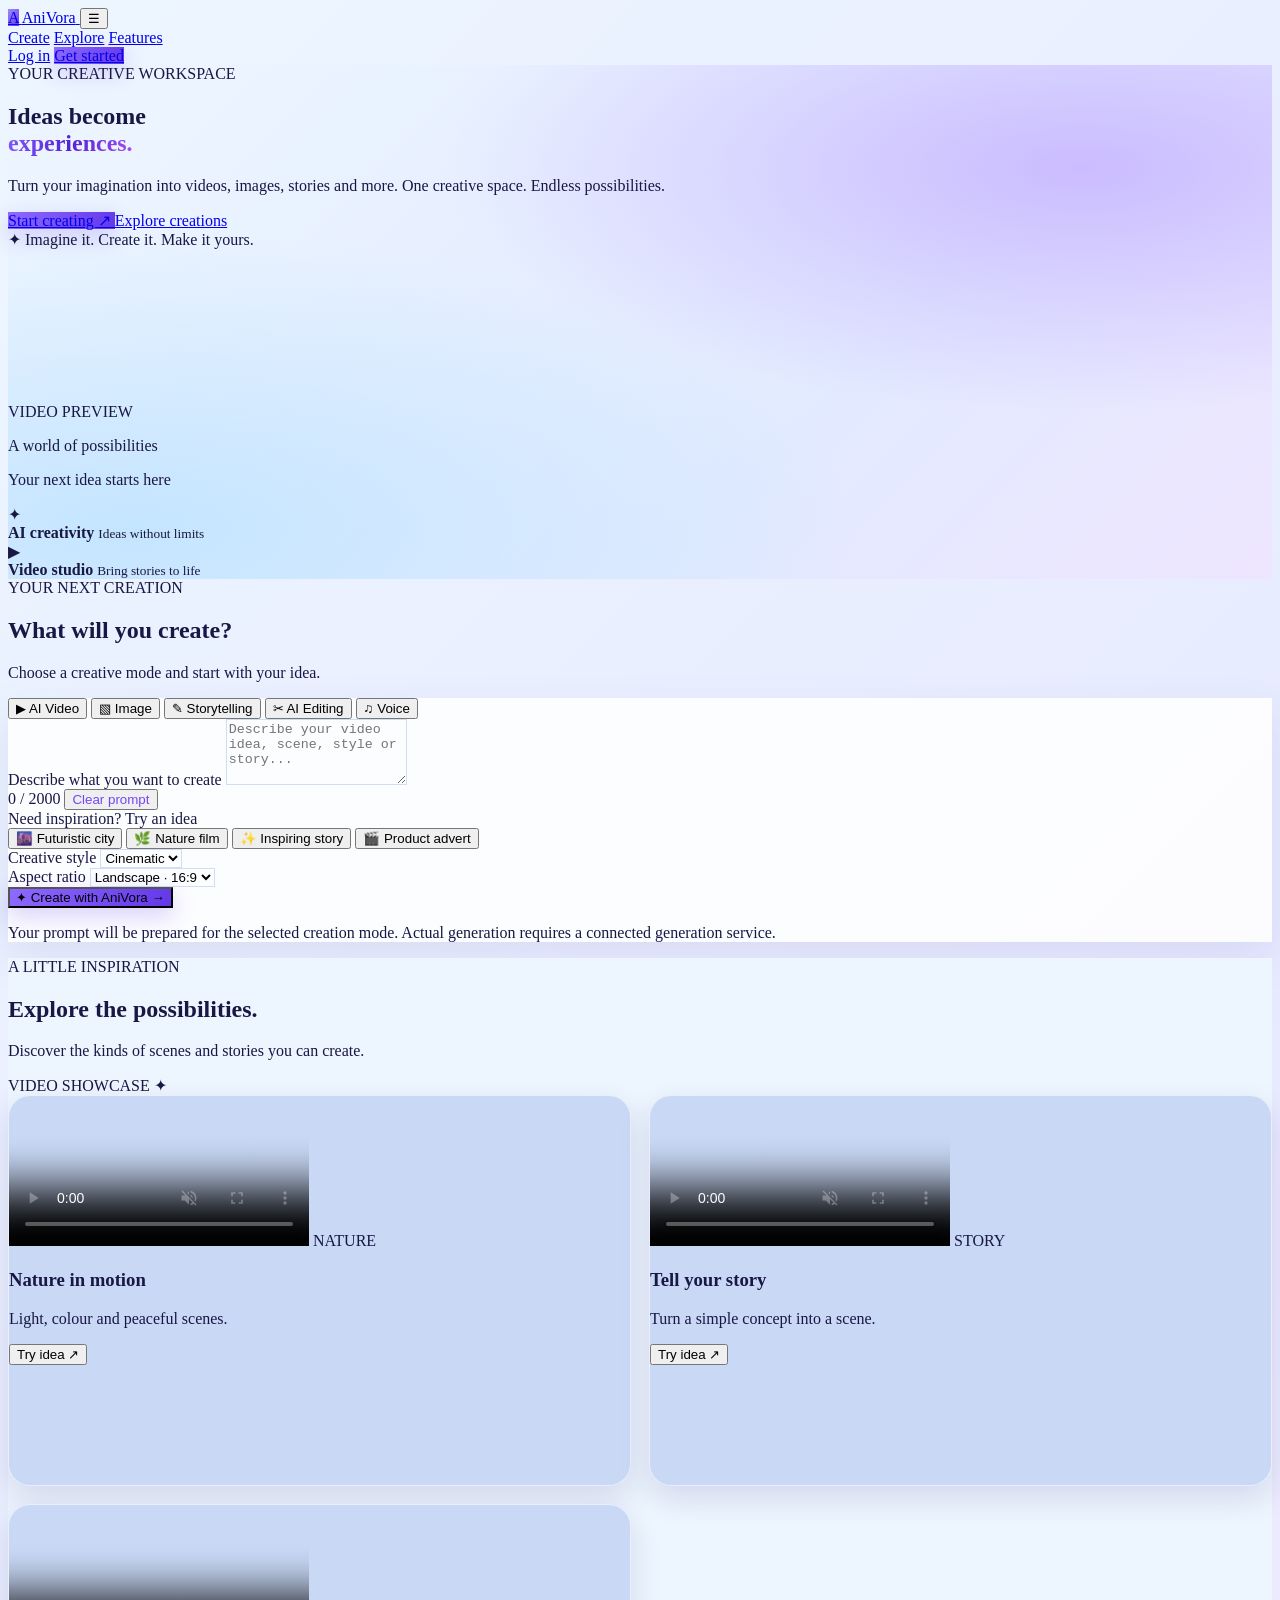
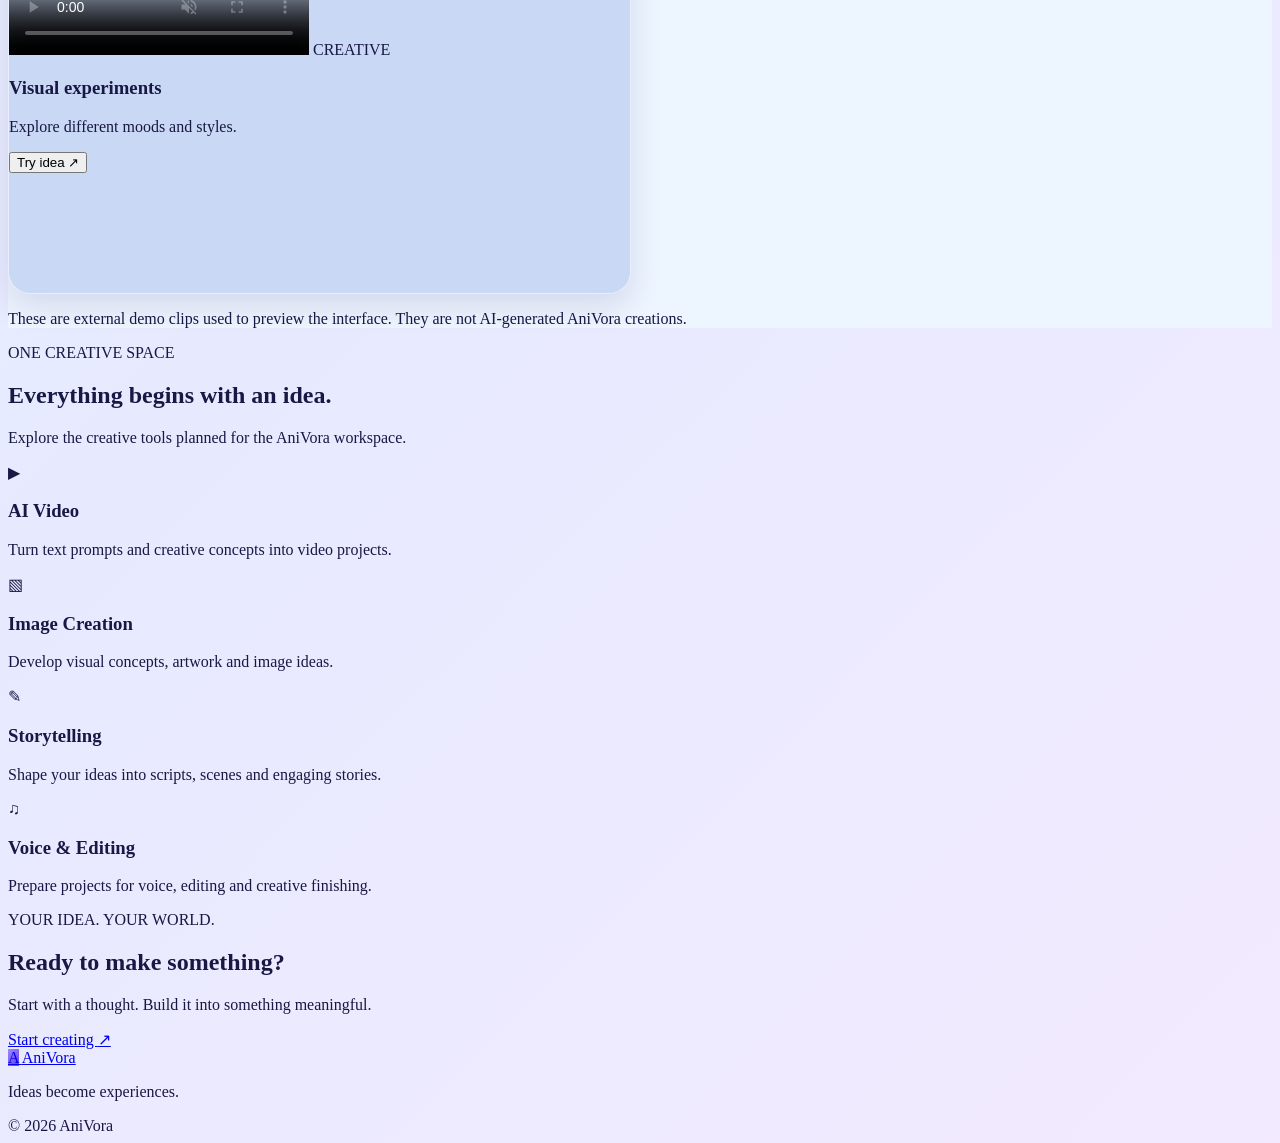
<file: index.html>
<!DOCTYPE html>
<html lang="en">
<head>
  <meta charset="UTF-8">
  <meta name="viewport" content="width=device-width, initial-scale=1.0">
  <meta name="theme-color" content="#f6f8ff">
  <meta name="description" content="AniVora is your creative workspace for AI video, images, storytelling, editing and voice.">
  <title>AniVora — Your Creative Workspace</title>
  <link rel="stylesheet" href="styles.css">
</head>

<body>
  <header class="site-header">
    <a class="brand" href="index.html" aria-label="AniVora home">
      <span class="brand-mark">A</span>
      <span>AniVora</span>
    </a>

    <button class="menu-toggle" id="menuToggle"
      aria-label="Toggle navigation" aria-expanded="false">
      ☰
    </button>

    <nav class="nav-links" id="navLinks">
      <a href="#create">Create</a>
      <a href="#explore">Explore</a>
      <a href="#features">Features</a>
    </nav>

    <div class="header-actions">
      <a class="login-link" href="login.html">Log in</a>
      <a class="button button-primary button-small" href="create-account.html">
        Get started
      </a>
    </div>
  </header>

  <main>
    <section class="hero" id="create">
      <div class="hero-content">
        <span class="eyebrow">
          <span class="status-dot"></span>
          YOUR CREATIVE WORKSPACE
        </span>

        <h1>Ideas become<br>
          <span class="gradient-text">experiences.</span>
        </h1>

        <p class="hero-description">
          Turn your imagination into videos, images, stories and more.
          One creative space. Endless possibilities.
        </p>

        <div class="hero-actions">
          <a href="#creator" class="button button-primary">
            Start creating <span aria-hidden="true">↗</span>
          </a>
          <a href="#explore" class="button button-secondary">
            Explore creations
          </a>
        </div>

        <div class="hero-note">
          <span>✦</span> Imagine it. Create it. Make it yours.
        </div>
      </div>

      <div class="hero-visual">
        <div class="visual-glow"></div>

        <div class="hero-video-frame">
          <video
            class="hero-video"
            autoplay
            muted
            loop
            playsinline
            preload="metadata"
            poster="https://images.unsplash.com/photo-1470252649378-9c29740c9fa8?auto=format&fit=crop&w=1000&q=80">
            <source
              src="https://interactive-examples.mdn.mozilla.net/media/cc0-videos/flower.mp4"
              type="video/mp4">
          </video>

          <div class="video-overlay">
            <span class="preview-badge">VIDEO PREVIEW</span>
            <div>
              <p class="video-title">A world of possibilities</p>
              <p class="video-subtitle">Your next idea starts here</p>
            </div>
          </div>
        </div>

        <div class="floating-card floating-card-top">
          <span class="floating-icon purple-icon">✦</span>
          <div>
            <strong>AI creativity</strong>
            <small>Ideas without limits</small>
          </div>
        </div>

        <div class="floating-card floating-card-bottom">
          <span class="floating-icon blue-icon">▶</span>
          <div>
            <strong>Video studio</strong>
            <small>Bring stories to life</small>
          </div>
        </div>
      </div>
    </section>

    <section class="creator-section section-wrap" id="creator">
      <div class="section-heading">
        <span class="eyebrow">YOUR NEXT CREATION</span>
        <h2>What will you create?</h2>
        <p>Choose a creative mode and start with your idea.</p>
      </div>

      <div class="creator-panel">
        <div class="mode-tabs" role="tablist" aria-label="Creation modes">
          <button class="mode-tab active" type="button"
            data-mode="video" role="tab" aria-selected="true">
            <span>▶</span> AI Video
          </button>
          <button class="mode-tab" type="button"
            data-mode="image" role="tab" aria-selected="false">
            <span>▧</span> Image
          </button>
          <button class="mode-tab" type="button"
            data-mode="story" role="tab" aria-selected="false">
            <span>✎</span> Storytelling
          </button>
          <button class="mode-tab" type="button"
            data-mode="editing" role="tab" aria-selected="false">
            <span>✂</span> AI Editing
          </button>
          <button class="mode-tab" type="button"
            data-mode="voice" role="tab" aria-selected="false">
            <span>♫</span> Voice
          </button>
        </div>

        <form id="creationForm">
          <label class="prompt-label" for="promptInput">
            Describe what you want to create
          </label>

          <textarea
            id="promptInput"
            name="prompt"
            rows="4"
            maxlength="2000"
            placeholder="Describe your video idea, scene, style or story..."
            required></textarea>

          <div class="prompt-footer">
            <span id="promptCount">0 / 2000</span>
            <button type="button" class="text-button" id="clearPrompt">
              Clear prompt
            </button>
          </div>

          <div class="examples-heading">
            <span>Need inspiration?</span>
            <span class="examples-hint">Try an idea</span>
          </div>

          <div class="prompt-examples">
            <button type="button" class="example-chip"
              data-prompt="Create a cinematic video of a futuristic city at sunset, with glowing lights and smooth camera movement.">
              🌆 Futuristic city
            </button>
            <button type="button" class="example-chip"
              data-prompt="Create a peaceful nature scene with misty mountains, flowing water and warm morning sunlight.">
              🌿 Nature film
            </button>
            <button type="button" class="example-chip"
              data-prompt="Write a short inspiring story about a young creator who turns a small idea into something extraordinary.">
              ✨ Inspiring story
            </button>
            <button type="button" class="example-chip"
              data-prompt="Create a stylish product advertisement with elegant lighting, close-up shots and smooth transitions.">
              🎬 Product advert
            </button>
          </div>

          <div class="generation-options">
            <div class="option-group">
              <label for="styleSelect">Creative style</label>
              <select id="styleSelect" name="style">
                <option value="cinematic">Cinematic</option>
                <option value="realistic">Realistic</option>
                <option value="animated">Animation</option>
                <option value="artistic">Artistic</option>
                <option value="dreamlike">Dreamlike</option>
              </select>
            </div>

            <div class="option-group">
              <label for="aspectSelect">Aspect ratio</label>
              <select id="aspectSelect" name="aspectRatio">
                <option value="16:9">Landscape · 16:9</option>
                <option value="9:16">Vertical · 9:16</option>
                <option value="1:1">Square · 1:1</option>
              </select>
            </div>
          </div>

          <button class="button button-primary generate-button" type="submit">
            <span id="generateIcon">✦</span>
            <span id="generateLabel">Create with AniVora</span>
            <span aria-hidden="true">→</span>
          </button>

          <p class="form-disclaimer">
            Your prompt will be prepared for the selected creation mode.
            Actual generation requires a connected generation service.
          </p>

          <div class="notice" id="formNotice" role="status" aria-live="polite" hidden></div>
        </form>
      </div>
    </section>

    <section class="explore-section section-wrap" id="explore">
      <div class="section-heading section-heading-row">
        <div>
          <span class="eyebrow">A LITTLE INSPIRATION</span>
          <h2>Explore the possibilities.</h2>
          <p>Discover the kinds of scenes and stories you can create.</p>
        </div>
        <span class="section-side-note">VIDEO SHOWCASE ✦</span>
      </div>

      <div class="showcase-grid">
        <article class="showcase-card">
          <div class="showcase-media">
            <video controls muted loop playsinline preload="metadata"
              poster="https://images.unsplash.com/photo-1470252649378-9c29740c9fa8?auto=format&fit=crop&w=800&q=80">
              <source
                src="https://interactive-examples.mdn.mozilla.net/media/cc0-videos/flower.mp4"
                type="video/mp4">
              Your browser does not support video.
            </video>
            <span class="media-tag">NATURE</span>
          </div>
          <div class="showcase-info">
            <div>
              <h3>Nature in motion</h3>
              <p>Light, colour and peaceful scenes.</p>
            </div>
            <button class="use-example" type="button"
              data-prompt="Create a cinematic nature video with golden sunlight, flowers moving in a gentle breeze and a calm atmosphere.">
              Try idea ↗
            </button>
          </div>
        </article>

        <article class="showcase-card">
          <div class="showcase-media">
            <video controls muted loop playsinline preload="metadata"
              poster="https://images.unsplash.com/photo-1519608487953-e999c86e7455?auto=format&fit=crop&w=800&q=80">
              <source
                src="https://www.w3schools.com/html/mov_bbb.mp4"
                type="video/mp4">
              Your browser does not support video.
            </video>
            <span class="media-tag">STORY</span>
          </div>
          <div class="showcase-info">
            <div>
              <h3>Tell your story</h3>
              <p>Turn a simple concept into a scene.</p>
            </div>
            <button class="use-example" type="button"
              data-prompt="Create a short cinematic story with a memorable opening, expressive characters and an uplifting ending.">
              Try idea ↗
            </button>
          </div>
        </article>

        <article class="showcase-card">
          <div class="showcase-media">
            <video controls muted loop playsinline preload="metadata"
              poster="https://images.unsplash.com/photo-1518837695005-2083093ee35b?auto=format&fit=crop&w=800&q=80">
              <source
                src="https://interactive-examples.mdn.mozilla.net/media/cc0-videos/flower.webm"
                type="video/webm">
              Your browser does not support video.
            </video>
            <span class="media-tag">CREATIVE</span>
          </div>
          <div class="showcase-info">
            <div>
              <h3>Visual experiments</h3>
              <p>Explore different moods and styles.</p>
            </div>
            <button class="use-example" type="button"
              data-prompt="Create an artistic visual sequence with vibrant colours, dramatic lighting and smooth transitions.">
              Try idea ↗
            </button>
          </div>
        </article>
      </div>

      <p class="demo-caption">
        These are external demo clips used to preview the interface.
        They are not AI-generated AniVora creations.
      </p>
    </section>

    <section class="features-section section-wrap" id="features">
      <div class="section-heading">
        <span class="eyebrow">ONE CREATIVE SPACE</span>
        <h2>Everything begins with an idea.</h2>
        <p>Explore the creative tools planned for the AniVora workspace.</p>
      </div>

      <div class="features-grid">
        <article class="feature-card">
          <span class="feature-icon feature-purple">▶</span>
          <h3>AI Video</h3>
          <p>Turn text prompts and creative concepts into video projects.</p>
        </article>

        <article class="feature-card">
          <span class="feature-icon feature-blue">▧</span>
          <h3>Image Creation</h3>
          <p>Develop visual concepts, artwork and image ideas.</p>
        </article>

        <article class="feature-card">
          <span class="feature-icon feature-pink">✎</span>
          <h3>Storytelling</h3>
          <p>Shape your ideas into scripts, scenes and engaging stories.</p>
        </article>

        <article class="feature-card">
          <span class="feature-icon feature-cyan">♫</span>
          <h3>Voice & Editing</h3>
          <p>Prepare projects for voice, editing and creative finishing.</p>
        </article>
      </div>
    </section>

    <section class="closing-section section-wrap">
      <div class="closing-card">
        <div>
          <span class="eyebrow">YOUR IDEA. YOUR WORLD.</span>
          <h2>Ready to make something?</h2>
          <p>Start with a thought. Build it into something meaningful.</p>
        </div>
        <a href="#creator" class="button button-white">
          Start creating <span aria-hidden="true">↗</span>
        </a>
      </div>
    </section>
  </main>

  <footer class="site-footer">
    <a class="brand footer-brand" href="index.html">
      <span class="brand-mark">A</span>
      <span>AniVora</span>
    </a>
    <p>Ideas become experiences.</p>
    <span>© <span id="currentYear"></span> AniVora</span>
  </footer>

  <script>
    const promptInput = document.getElementById("promptInput");
    const promptCount = document.getElementById("promptCount");
    const creationForm = document.getElementById("creationForm");
    const formNotice = document.getElementById("formNotice");
    const generateLabel = document.getElementById("generateLabel");
    const generateIcon = document.getElementById("generateIcon");
    const menuToggle = document.getElementById("menuToggle");
    const navLinks = document.getElementById("navLinks");

    let selectedMode = "video";

    const modeLabels = {
      video: "Create video",
      image: "Create image",
      story: "Create story",
      editing: "Prepare editing",
      voice: "Create voice"
    };

    const modePlaceholders = {
      video: "Describe your video idea, scene, style or story...",
      image: "Describe the image, artwork or visual you want to create...",
      story: "Describe the story, characters or script you want to write...",
      editing: "Describe the footage or project you want to edit...",
      voice: "Write the words or describe the voice you want to create..."
    };

    function updatePromptCount() {
      promptCount.textContent = `${promptInput.value.length} / 2000`;
    }

    function showNotice(message, type = "info") {
      formNotice.hidden = false;
      formNotice.className = `notice notice-${type}`;
      formNotice.textContent = message;
    }

    function usePrompt(prompt) {
      promptInput.value = prompt;
      updatePromptCount();
      document.getElementById("creator").scrollIntoView({
        behavior: "smooth",
        block: "start"
      });
      promptInput.focus();
      formNotice.hidden = true;
    }

    document.querySelectorAll(".mode-tab").forEach((tab) => {
      tab.addEventListener("click", () => {
        selectedMode = tab.dataset.mode;

        document.querySelectorAll(".mode-tab").forEach((item) => {
          const isActive = item === tab;
          item.classList.toggle("active", isActive);
          item.setAttribute("aria-selected", String(isActive));
        });

        promptInput.placeholder = modePlaceholders[selectedMode];
        generateLabel.textContent = modeLabels[selectedMode];
        generateIcon.textContent =
          selectedMode === "video" ? "▶" :
          selectedMode === "image" ? "▧" :
          selectedMode === "story" ? "✎" :
          selectedMode === "editing" ? "✂" : "♫";

        formNotice.hidden = true;
      });
    });

    promptInput.addEventListener("input", updatePromptCount);

    document.getElementById("clearPrompt").addEventListener("click", () => {
      promptInput.value = "";
      updatePromptCount();
      formNotice.hidden = true;
      promptInput.focus();
    });

    document.querySelectorAll(".example-chip, .use-example").forEach((button) => {
      button.addEventListener("click", () => {
        usePrompt(button.dataset.prompt);
      });
    });

    menuToggle.addEventListener("click", () => {
      const isOpen = navLinks.classList.toggle("nav-open");
      menuToggle.setAttribute("aria-expanded", String(isOpen));
      menuToggle.textContent = isOpen ? "✕" : "☰";
    });

    navLinks.querySelectorAll("a").forEach((link) => {
      link.addEventListener("click", () => {
        navLinks.classList.remove("nav-open");
        menuToggle.setAttribute("aria-expanded", "false");
        menuToggle.textContent = "☰";
      });
    });

    creationForm.addEventListener("submit", (event) => {
      event.preventDefault();

      const prompt = promptInput.value.trim();

      if (!prompt) {
        showNotice("Please describe what you want to create first.", "error");
        promptInput.focus();
        return;
      }

      const request = {
        mode: selectedMode,
        prompt,
        style: document.getElementById("styleSelect").value,
        aspectRatio: document.getElementById("aspectSelect").value
      };

      /*
        BACKEND CONNECTION REQUIRED:
        This page currently prepares the request but does not send it to
        an AI generation service.

        Connect this request to AniVora's EXISTING generation workflow
        before claiming that videos, images, or voices can be generated.
        Do not put private API keys in this browser-side JavaScript.
      */

      console.log("AniVora creation request:", request);

      showNotice(
        `Your ${selectedMode} request is ready. The generation service is not connected to this form yet.`,
        "info"
      );
    });

    document.getElementById("currentYear").textContent =
      new Date().getFullYear();

    updatePromptCount();
  </script>
</body>
      </html>
</file>
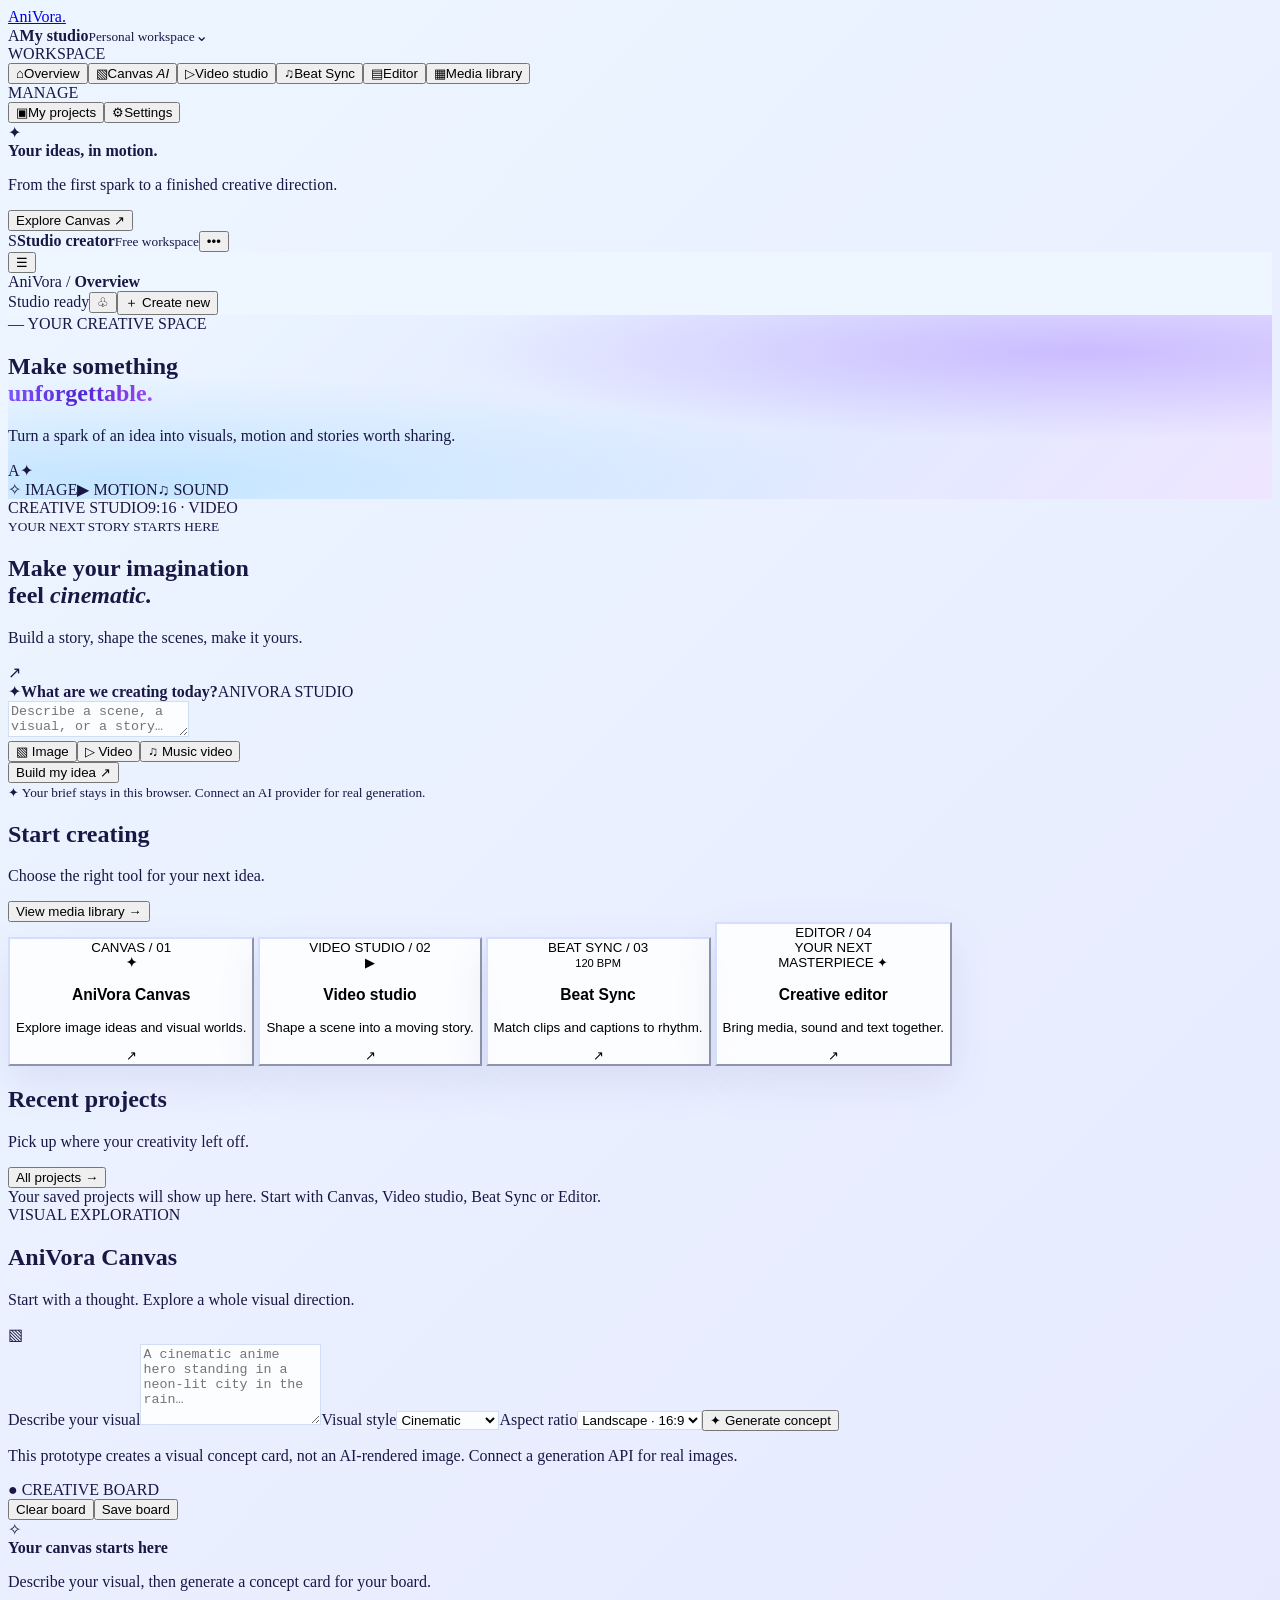
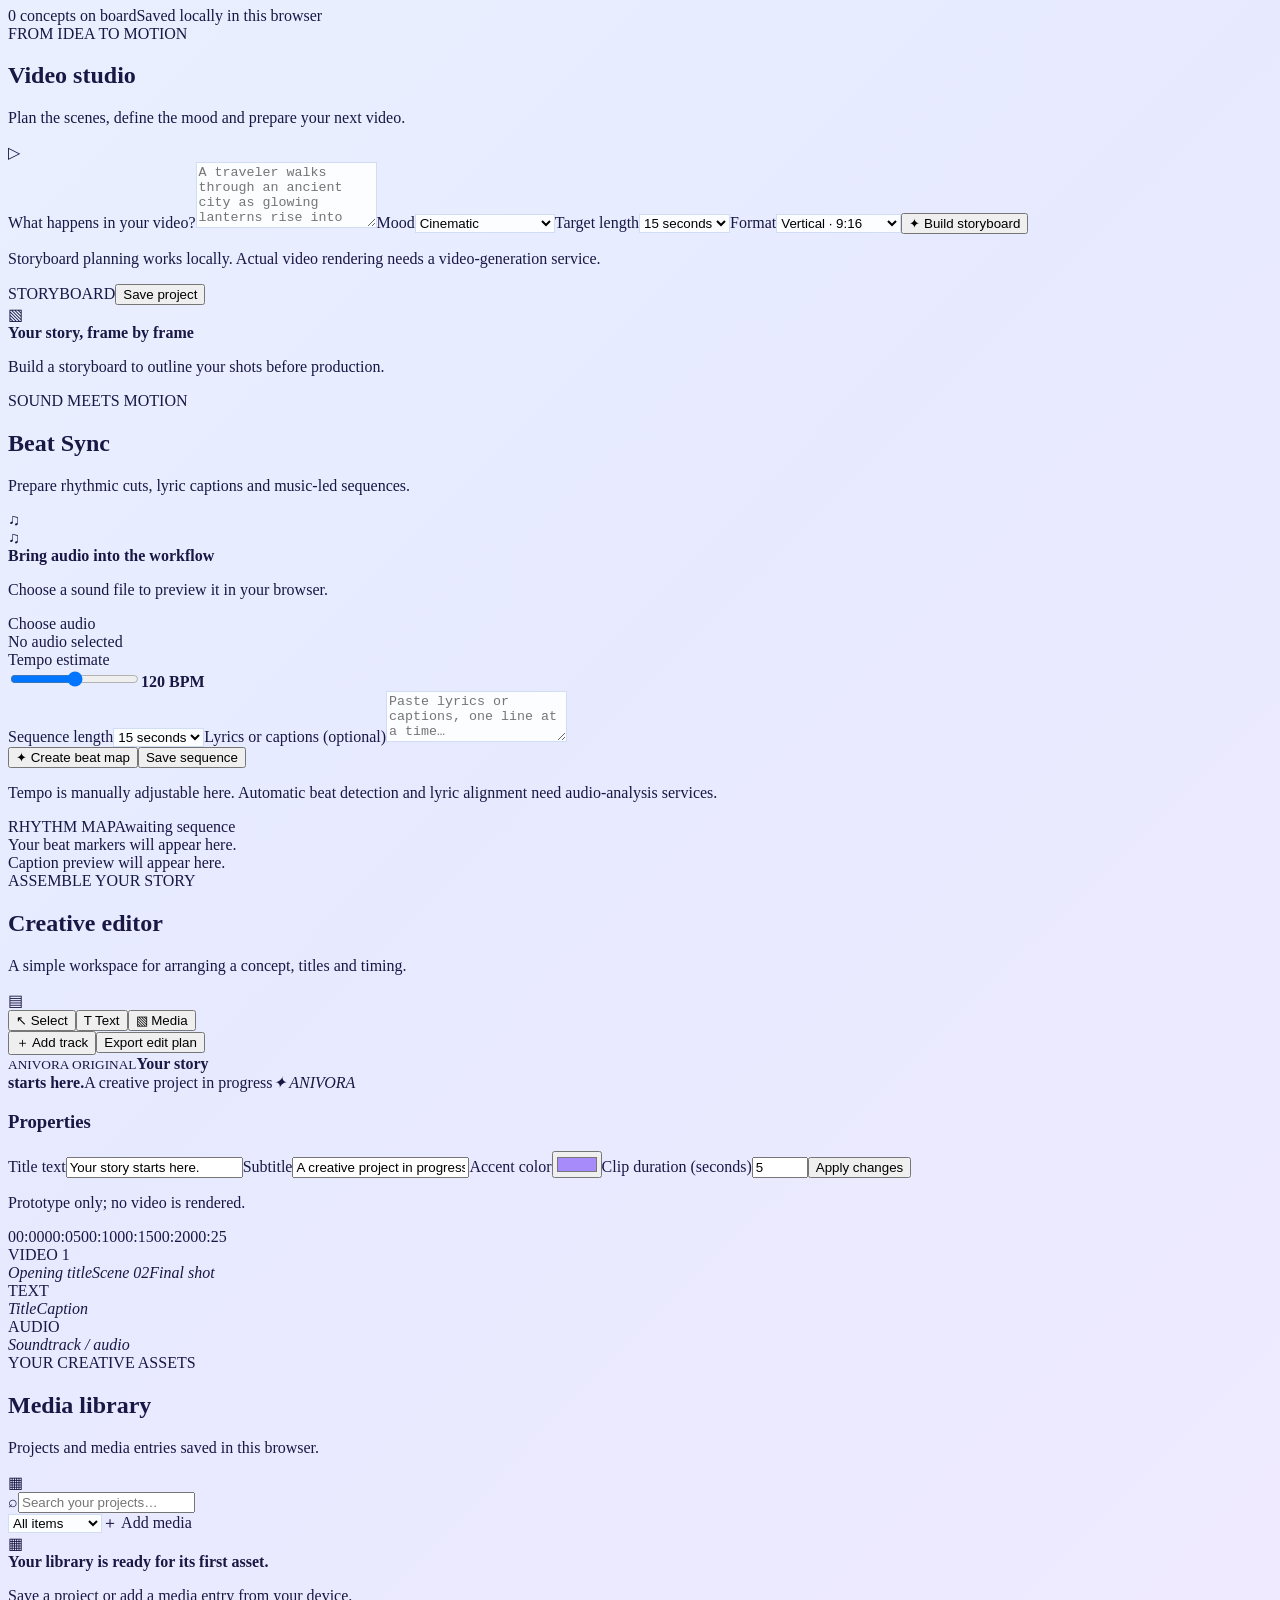
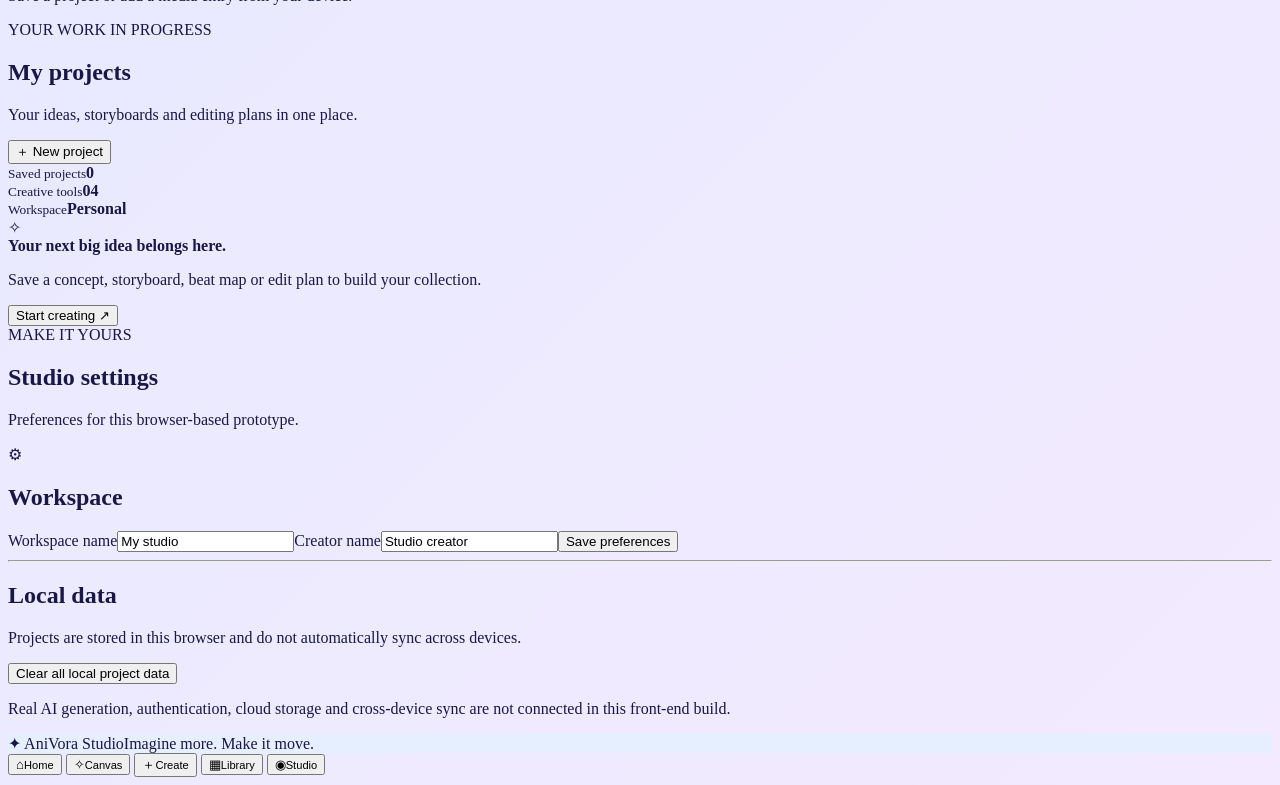
<file: dashboard.html>
<!doctype html>
<html lang="en">
<head>
<meta charset="utf-8"><meta name="viewport" content="width=device-width,initial-scale=1"><meta name="theme-color" content="#090a11">
<title>AniVora — Creative Studio</title>
<link rel="preconnect" href="https://fonts.googleapis.com"><link rel="preconnect" href="https://fonts.gstatic.com" crossorigin><link href="https://fonts.googleapis.com/css2?family=DM+Sans:wght@400;500;600;700&family=Space+Grotesk:wght@400;500;600;700&display=swap" rel="stylesheet"><link rel="stylesheet" href="styles.css">
</head>
<body><div class="shell">
<aside class="sidebar" id="sidebar"><a class="brand" href="#" data-page="home"><span class="brand-mark"><i></i><i></i><i></i></span><span>AniVora<span class="dot">.</span></span></a>
<div class="workspace"><span class="workspace-avatar">A</span><span><b id="workspaceLabel">My studio</b><small>Personal workspace</small></span><span class="chevron">⌄</span></div>
<div class="nav-label">WORKSPACE</div><nav class="nav"><button class="nav-item active" data-page="home"><span>⌂</span>Overview</button><button class="nav-item" data-page="canvas"><span>▧</span>Canvas <em>AI</em></button><button class="nav-item" data-page="video"><span>▷</span>Video studio</button><button class="nav-item" data-page="beatsync"><span>♫</span>Beat Sync</button><button class="nav-item" data-page="editor"><span>▤</span>Editor</button><button class="nav-item" data-page="library"><span>▦</span>Media library</button></nav>
<div class="nav-label gap-label">MANAGE</div><nav class="nav"><button class="nav-item" data-page="projects"><span>▣</span>My projects</button><button class="nav-item" data-page="settings"><span>⚙</span>Settings</button></nav>
<div class="sidebar-bottom"><div class="side-promo"><div class="promo-star">✦</div><b>Your ideas, in motion.</b><p>From the first spark to a finished creative direction.</p><button data-page="canvas">Explore Canvas ↗</button></div><div class="profile"><span class="profile-avatar">S</span><span><b id="creatorLabel">Studio creator</b><small>Free workspace</small></span><button class="more" data-page="settings">•••</button></div></div></aside>
<main class="main"><header class="topbar"><button class="mobile-menu" id="mobileMenu" aria-label="Open menu">☰</button><div class="crumb">AniVora <span>/</span> <b id="crumbTitle">Overview</b></div><div class="top-actions"><span class="ready"><i></i> Studio ready</span><button class="icon-btn" aria-label="Notifications">♧</button><button class="primary" id="newProjectTop">＋ Create new</button></div></header>
<section class="page active" id="page-home"><div class="hero"><div><div class="eyebrow">— YOUR CREATIVE SPACE</div><h1>Make something<br><span class="gradient">unforgettable.</span></h1><p>Turn a spark of an idea into visuals, motion and stories worth sharing.</p></div><div class="orbit-art" aria-hidden="true"><div class="orbit o1"></div><div class="orbit o2"></div><div class="core">A<span>✦</span></div><label class="orb-tag t1">✧ IMAGE</label><label class="orb-tag t2">▶ MOTION</label><label class="orb-tag t3">♫ SOUND</label></div></div>
<div class="mobile-feature" data-page="video" role="button" tabindex="0" aria-label="Open Video Studio">
  <div class="mobile-feature-image"></div><div class="mobile-feature-shade"></div>
  <div class="feature-top"><span class="feature-pill"><i></i> CREATIVE STUDIO</span><span class="feature-duration">9:16 · VIDEO</span></div>
  <div class="feature-bottom"><div><small>YOUR NEXT STORY STARTS HERE</small><h2>Make your imagination<br>feel <em>cinematic.</em></h2><p>Build a story, shape the scenes, make it yours.</p></div><span class="feature-play">↗</span></div>
</div>
<div class="prompt-box"><div class="prompt-head"><span class="spark">✦</span><b>What are we creating today?</b><span class="model-tag">ANIVORA STUDIO</span></div><textarea id="quickPrompt" rows="2" placeholder="Describe a scene, a visual, or a story…"></textarea><div class="prompt-actions"><div class="quick-tools"><button data-page="canvas">▧ Image</button><button data-page="video">▷ Video</button><button data-page="beatsync">♫ Music video</button></div><button class="primary" id="quickGenerate">Build my idea ↗</button></div><small class="hint">✦ Your brief stays in this browser. Connect an AI provider for real generation.</small></div>
<div class="section-head"><div><h2>Start creating</h2><p>Choose the right tool for your next idea.</p></div><button class="link-btn" data-page="library">View media library →</button></div>
<div class="tool-grid"><button class="tool-card" data-page="canvas"><div class="art art-canvas"><span class="art-label">CANVAS / 01</span><div class="sun"></div><div class="mountain m1"></div><div class="mountain m2"></div><b class="art-star">✦</b></div><div class="tool-copy"><div><h3>AniVora Canvas</h3><p>Explore image ideas and visual worlds.</p></div><span class="arrow">↗</span></div></button>
<button class="tool-card" data-page="video"><div class="art art-video"><span class="art-label">VIDEO STUDIO / 02</span><div class="frame f1"></div><div class="frame f2"></div><div class="frame f3"></div><span class="play">▶</span></div><div class="tool-copy"><div><h3>Video studio</h3><p>Shape a scene into a moving story.</p></div><span class="arrow">↗</span></div></button>
<button class="tool-card" data-page="beatsync"><div class="art art-beat"><span class="art-label">BEAT SYNC / 03</span><div id="homeWave" class="wave"></div><div class="ring"></div><small class="bpm">120 BPM</small></div><div class="tool-copy"><div><h3>Beat Sync</h3><p>Match clips and captions to rhythm.</p></div><span class="arrow">↗</span></div></button>
<button class="tool-card" data-page="editor"><div class="art art-editor"><span class="art-label">EDITOR / 04</span><div class="mini-preview">YOUR NEXT<br>MASTERPIECE ✦</div><i class="track tr1"></i><i class="track tr2"></i><i class="track tr3"></i></div><div class="tool-copy"><div><h3>Creative editor</h3><p>Bring media, sound and text together.</p></div><span class="arrow">↗</span></div></button></div>
<div class="section-head recent-head"><div><h2>Recent projects</h2><p>Pick up where your creativity left off.</p></div><button class="link-btn" data-page="projects">All projects →</button></div><div id="recentProjects" class="recent-grid"></div></section>

<section class="page" id="page-canvas"><div class="page-title"><div><div class="eyebrow">VISUAL EXPLORATION</div><h1>AniVora <span class="gradient">Canvas</span></h1><p>Start with a thought. Explore a whole visual direction.</p></div><div class="page-icon">▧</div></div><div class="two-col"><div class="panel controls"><label for="canvasPrompt">Describe your visual</label><textarea id="canvasPrompt" rows="5" placeholder="A cinematic anime hero standing in a neon-lit city in the rain…"></textarea><label for="canvasStyle">Visual style</label><select id="canvasStyle"><option>Cinematic</option><option>Anime</option><option>Photorealistic</option><option>3D render</option><option>Illustration</option><option>Dreamlike</option></select><label for="canvasRatio">Aspect ratio</label><select id="canvasRatio"><option value="landscape">Landscape · 16:9</option><option value="portrait">Portrait · 9:16</option><option value="square">Square · 1:1</option></select><button class="primary full" id="canvasGenerate">✦ Generate concept</button><p class="fine">This prototype creates a visual concept card, not an AI-rendered image. Connect a generation API for real images.</p></div><div class="panel stage"><div class="stage-head"><span>● CREATIVE BOARD</span><div><button class="subtle" id="canvasClear">Clear board</button><button class="subtle" id="canvasSave">Save board</button></div></div><div id="artboard" class="artboard"><div class="empty"><div class="empty-icon">✧</div><b>Your canvas starts here</b><p>Describe your visual, then generate a concept card for your board.</p></div></div><div class="stage-foot"><span id="canvasCount">0 concepts on board</span><span>Saved locally in this browser</span></div></div></div></section>

<section class="page" id="page-video"><div class="page-title"><div><div class="eyebrow">FROM IDEA TO MOTION</div><h1>Video <span class="gradient">studio</span></h1><p>Plan the scenes, define the mood and prepare your next video.</p></div><div class="page-icon">▷</div></div><div class="two-col video-cols"><div class="panel controls"><label for="videoPrompt">What happens in your video?</label><textarea id="videoPrompt" rows="4" placeholder="A traveler walks through an ancient city as glowing lanterns rise into the night…"></textarea><label for="videoMood">Mood</label><select id="videoMood"><option>Cinematic</option><option>Dreamy</option><option>Energetic</option><option>Dark & atmospheric</option><option>Playful</option></select><label for="videoLength">Target length</label><select id="videoLength"><option>15 seconds</option><option>30 seconds</option><option>60 seconds</option><option>90 seconds</option></select><label for="videoFormat">Format</label><select id="videoFormat"><option>Vertical · 9:16</option><option>Landscape · 16:9</option><option>Square · 1:1</option></select><button class="primary full" id="storyboardGenerate">✦ Build storyboard</button><p class="fine">Storyboard planning works locally. Actual video rendering needs a video-generation service.</p></div><div class="panel stage storyboard-panel"><div class="stage-head"><span>STORYBOARD</span><button class="subtle" id="saveStoryboard">Save project</button></div><div id="storyboardContent" class="empty"><div class="empty-icon">▧</div><b>Your story, frame by frame</b><p>Build a storyboard to outline your shots before production.</p></div></div></div></section>

<section class="page" id="page-beatsync"><div class="page-title"><div><div class="eyebrow">SOUND MEETS MOTION</div><h1>Beat <span class="gradient">Sync</span></h1><p>Prepare rhythmic cuts, lyric captions and music-led sequences.</p></div><div class="page-icon">♫</div></div><div class="panel beat-controls"><div class="upload-row"><div class="upload-icon">♫</div><div class="upload-copy"><b>Bring audio into the workflow</b><p>Choose a sound file to preview it in your browser.</p></div><label class="secondary" for="audioInput">Choose audio<input id="audioInput" type="file" accept="audio/*" hidden></label></div><div id="audioMeta" class="audio-meta">No audio selected</div><audio id="audioPlayer" controls hidden></audio><label for="bpmRange">Tempo estimate</label><div class="range-row"><input id="bpmRange" type="range" min="60" max="180" value="120"><b id="bpmValue">120 BPM</b></div><label for="beatLength">Sequence length</label><select id="beatLength"><option value="15">15 seconds</option><option value="30">30 seconds</option><option value="60">60 seconds</option></select><label for="lyricsInput">Lyrics or captions (optional)</label><textarea id="lyricsInput" rows="3" placeholder="Paste lyrics or captions, one line at a time…"></textarea><div class="button-row"><button class="primary" id="syncGenerate">✦ Create beat map</button><button class="secondary" id="saveBeatMap">Save sequence</button></div><p class="fine">Tempo is manually adjustable here. Automatic beat detection and lyric alignment need audio-analysis services.</p></div><div class="panel beat-map"><div class="stage-head"><span>RHYTHM MAP</span><span id="beatMeta">Awaiting sequence</span></div><div id="beatTimeline" class="beat-timeline"><span class="muted">Your beat markers will appear here.</span></div><div id="lyricsPreview" class="lyrics-preview">Caption preview will appear here.</div></div></section>

<section class="page" id="page-editor"><div class="page-title"><div><div class="eyebrow">ASSEMBLE YOUR STORY</div><h1>Creative <span class="gradient">editor</span></h1><p>A simple workspace for arranging a concept, titles and timing.</p></div><div class="page-icon">▤</div></div><div class="panel editor-shell"><div class="editor-toolbar"><div><button class="edit-tool active" data-tool="select">↖ Select</button><button class="edit-tool" data-tool="text">T Text</button><button class="edit-tool" data-tool="media">▧ Media</button></div><div><button class="subtle" id="addTrack">＋ Add track</button><button class="primary" id="exportPlan">Export edit plan</button></div></div><div class="editor-workspace"><div class="editor-preview"><div class="preview-frame"><small>ANIVORA ORIGINAL</small><strong id="previewTitle">Your story<br>starts here.</strong><span id="previewSubtitle">A creative project in progress</span><i>✦ ANIVORA</i></div></div><aside class="properties"><h3>Properties</h3><label for="titleText">Title text</label><input id="titleText" value="Your story starts here."><label for="subtitleText">Subtitle</label><input id="subtitleText" value="A creative project in progress"><label for="titleColor">Accent color</label><input id="titleColor" type="color" value="#a78bfa"><label for="clipDuration">Clip duration (seconds)</label><input id="clipDuration" type="number" min="1" max="300" value="5"><button class="secondary full" id="applyProperties">Apply changes</button><p class="fine">Prototype only; no video is rendered.</p></aside></div><div class="timeline-panel"><div class="ruler"><span>00:00</span><span>00:05</span><span>00:10</span><span>00:15</span><span>00:20</span><span>00:25</span></div><div id="timelineTracks"><div class="timeline-track"><span class="track-label">VIDEO 1</span><div class="track-content"><i class="clip purple" style="width:25%">Opening title</i><i class="clip blue" style="width:28%">Scene 02</i><i class="clip teal" style="width:22%">Final shot</i></div></div><div class="timeline-track"><span class="track-label">TEXT</span><div class="track-content"><i class="clip pink" style="width:25%">Title</i><i class="clip pink" style="width:28%">Caption</i></div></div><div class="timeline-track"><span class="track-label">AUDIO</span><div class="track-content"><i class="clip orange" style="width:75%">Soundtrack / audio</i></div></div></div></div></div></section>

<section class="page" id="page-library"><div class="page-title"><div><div class="eyebrow">YOUR CREATIVE ASSETS</div><h1>Media <span class="gradient">library</span></h1><p>Projects and media entries saved in this browser.</p></div><div class="page-icon">▦</div></div><div class="library-toolbar"><div class="search"><span>⌕</span><input id="librarySearch" placeholder="Search your projects…"></div><select id="libraryFilter"><option value="all">All items</option><option value="Concept">Concepts</option><option value="Storyboard">Storyboards</option><option value="Beat map">Beat maps</option><option value="Edit plan">Edit plans</option><option value="Media">Media</option></select><label class="secondary" for="mediaInput">＋ Add media<input id="mediaInput" type="file" accept="image/*,video/*,audio/*" multiple hidden></label></div><div id="libraryGrid" class="asset-grid"></div></section>

<section class="page" id="page-projects"><div class="page-title"><div><div class="eyebrow">YOUR WORK IN PROGRESS</div><h1>My <span class="gradient">projects</span></h1><p>Your ideas, storyboards and editing plans in one place.</p></div><button class="primary" id="newProject">＋ New project</button></div><div class="stats"><div><small>Saved projects</small><b id="projectCount">0</b></div><div><small>Creative tools</small><b>04</b></div><div><small>Workspace</small><b>Personal</b></div></div><div id="projectsGrid" class="asset-grid"></div></section>

<section class="page" id="page-settings"><div class="page-title"><div><div class="eyebrow">MAKE IT YOURS</div><h1>Studio <span class="gradient">settings</span></h1><p>Preferences for this browser-based prototype.</p></div><div class="page-icon">⚙</div></div><div class="panel settings-panel"><h2>Workspace</h2><label for="workspaceName">Workspace name</label><input id="workspaceName" value="My studio"><label for="creatorName">Creator name</label><input id="creatorName" value="Studio creator"><button class="primary" id="saveSettings">Save preferences</button><hr><h2>Local data</h2><p>Projects are stored in this browser and do not automatically sync across devices.</p><button class="danger" id="clearLocalData">Clear all local project data</button><p class="fine">Real AI generation, authentication, cloud storage and cross-device sync are not connected in this front-end build.</p></div></section>
<footer class="footer"><span>✦ AniVora Studio</span><span>Imagine more. Make it move.</span></footer></main>
<nav class="mobile-tabbar" aria-label="Main navigation">
  <button class="mobile-tab active" data-page="home"><span>⌂</span><small>Home</small></button>
  <button class="mobile-tab" data-page="canvas"><span>✧</span><small>Canvas</small></button>
  <button class="mobile-tab mobile-tab-create" data-page="video" aria-label="Create"><span>＋</span><small>Create</small></button>
  <button class="mobile-tab" data-page="library"><span>▦</span><small>Library</small></button>
  <button class="mobile-tab" data-page="settings"><span>◉</span><small>Studio</small></button>
</nav>
</div>
<div id="toast" class="toast" role="status" aria-live="polite"></div><dialog id="projectDialog"><form method="dialog"><button class="dialog-close" aria-label="Close">×</button></form><div class="eyebrow">SAVE YOUR IDEA</div><h2>Name this project</h2><p>Give your creative work a name so you can find it later.</p><input id="projectNameInput" placeholder="e.g. Neon city short film"><div class="dialog-actions"><button class="secondary" id="cancelProject">Cancel</button><button class="primary" id="confirmProject">Save project</button></div></dialog><script src="app.js"></script></body></html>
</file>
<file: styles.css>
/* AniVora — Light Blue + Purple Video Studio */

:root {
  --ink: #171844;
  --muted: #626b91;
  --purple: #7546f5;
  --purple-dark: #5930d8;
  --purple-pale: #eee8ff;
  --line: #d5e2ff;
  --surface: #f5f8ff;
  --background: #e5efff;
  --shadow: 0 16px 45px rgba(71, 68, 174, 0.12);
}

body {
  color: var(--ink);
  background: linear-gradient(145deg, #edf5ff 0%, #e0ebff 50%, #f1eaff 100%);
}

.topbar {
  background: rgba(240, 247, 255, 0.94);
  border-color: #d7e3ff;
}

.desktop-nav a:hover,
.desktop-nav a.active,
.sign-in,
.text-link,
.text-button,
.tool-link {
  color: var(--purple);
}

.brand-mark {
  background: linear-gradient(135deg, #9d8aff, #663bea);
}

.button-primary {
  background: linear-gradient(120deg, #8b68ff, #6539e7);
  box-shadow: 0 8px 22px rgba(103, 57, 231, 0.24);
}

.hero {
  background:
    radial-gradient(ellipse at 85% 25%, #cbbcff 0%, transparent 40%),
    radial-gradient(ellipse at 10% 90%, #c5e3ff 0%, transparent 45%),
    linear-gradient(135deg, #edf6ff, #e0eaff 65%, #eee5ff);
}

.hero-glow {
  background: #b6a1ff;
  opacity: 0.4;
}

.hero h1 span {
  background: linear-gradient(100deg, #8155ff, #5324d4, #a34cf4);
  -webkit-background-clip: text;
  background-clip: text;
  -webkit-text-fill-color: transparent;
}

.marquee-section,
.explore-section,
.plans-section {
  background: #edf5ff;
  border-color: #d5e2ff;
}

.studio-section,
.tools-section {
  background: linear-gradient(150deg, #e4efff, #f0eaff);
}

.creator-panel,
.preview-panel,
.tool-card {
  border-color: #d4dfff;
  background: rgba(255, 255, 255, 0.88);
  box-shadow: 0 16px 40px rgba(67, 64, 151, 0.09);
}

.panel-tabs {
  background: #e7edff;
}

.panel-tab.active {
  color: #653be4;
  background: #fff;
  box-shadow: 0 3px 12px rgba(90, 63, 175, 0.13);
}

textarea,
select {
  border-color: #d1dcf5;
  background: #fbfdff;
}

textarea:focus,
select:focus {
  border-color: #8b6bfa;
  box-shadow: 0 0 0 3px rgba(117, 70, 245, 0.13);
}

.preview-tag,
.icon-purple {
  color: #653be4;
  background: #ece5ff;
}

.showcase-card {
  min-height: 310px;
  border: 1px solid rgba(255, 255, 255, 0.6);
  border-radius: 20px;
  box-shadow: 0 12px 30px rgba(36, 31, 91, 0.13);
}

.showcase-card > img {
  transition: transform 0.8s ease;
}

.showcase-card:hover > img {
  transform: scale(1.08);
}

.showcase-action {
  border-color: #ffffff70;
  background: rgba(106, 62, 226, 0.72);
}

.showcase-action:hover {
  background: #6338e8;
}

.tool-card:hover {
  border-color: #a994ff;
  box-shadow: 0 18px 45px rgba(91, 58, 207, 0.15);
}

.plans-note {
  background: #f3f7ff;
  border-color: #d5e2ff;
}

.footer {
  background: #e6efff;
  border-color: #d2def7;
}

.cta-section {
  background:
    radial-gradient(ellipse at 50% 0%, #7958ed 0%, transparent 60%),
    linear-gradient(125deg, #201847, #4830a0);
}

/* Make video gallery cards wider and cinematic */
.showcase-grid {
  grid-template-columns: repeat(3, minmax(0, 1fr));
}

.showcase-card {
  aspect-ratio: 16 / 10;
  min-height: 0;
}

.showcase-card > video,
.showcase-card > img {
  width: 100%;
  height: 100%;
  position: absolute;
  inset: 0;
  object-fit: cover;
}

@media (max-width: 760px) {
  .showcase-grid {
    grid-template-columns: 1fr 1fr;
    gap: 12px;
  }

  .showcase-card {
    aspect-ratio: 4 / 5;
    min-height: 0;
  }

  .showcase-large {
    grid-column: 1 / -1;
    aspect-ratio: 16 / 10;
  }
}

@media (max-width: 380px) {
  .showcase-grid {
    grid-template-columns: 1fr;
  }

  .showcase-large {
    grid-column: auto;
  }

  .showcase-card {
    aspect-ratio: 16 / 10;
  }
}

/* AniVora: light blue + purple video showcase */
body {
  background: linear-gradient(135deg, #edf6ff, #e7eaff 55%, #f3eaff);
  color: #191744;
}

.topbar {
  background: rgba(239, 247, 255, 0.96);
  border-color: #d6e3ff;
}

.hero {
  background:
    radial-gradient(ellipse at 85% 20%, #cbbcff 0%, transparent 42%),
    radial-gradient(ellipse at 10% 90%, #c4e5ff 0%, transparent 45%),
    linear-gradient(135deg, #edf6ff, #e2eaff 65%, #eee5ff);
}

.marquee-section,
.explore-section,
.plans-section {
  background: #edf5ff;
  border-color: #d7e3ff;
}

.studio-section,
.tools-section {
  background: linear-gradient(145deg, #e2efff, #f0eaff);
}

.button-primary {
  background: linear-gradient(120deg, #8d6aff, #6338e8);
}

.creator-panel,
.preview-panel,
.tool-card {
  border-color: #d4dfff;
  box-shadow: 0 16px 40px rgba(67, 64, 151, 0.1);
}

.showcase-grid {
  display: grid;
  grid-template-columns: repeat(2, minmax(0, 1fr));
  gap: 18px;
}

.showcase-card {
  position: relative;
  min-height: 300px;
  overflow: hidden;
  border-radius: 22px;
  background: #c8d8f5;
}

.showcase-large {
  grid-column: 1 / -1;
  min-height: 390px;
}

.showcase-card > video,
.showcase-card > img {
  position: absolute;
  inset: 0;
  width: 100%;
  height: 100%;
  object-fit: cover;
}

.showcase-shade {
  position: absolute;
  inset: 0;
  background: linear-gradient(
    0deg,
    rgba(20, 15, 58, 0.86),
    rgba(28, 24, 68, 0.05) 75%
  );
  pointer-events: none;
}

.showcase-type,
.showcase-caption,
.showcase-action {
  z-index: 2;
}

.showcase-action {
  border: 1px solid rgba(255, 255, 255, 0.5);
  background: rgba(107, 65, 224, 0.9);
}

.showcase-note {
  color: #626b91;
  font-size: 13px;
  margin-top: 14px;
}

@media (max-width: 600px) {
  .showcase-grid {
    grid-template-columns: 1fr;
    gap: 14px;
  }

  .showcase-large {
    grid-column: auto;
    min-height: 300px;
  }

  .showcase-card {
    min-height: 260px;
  }
}
</file>
